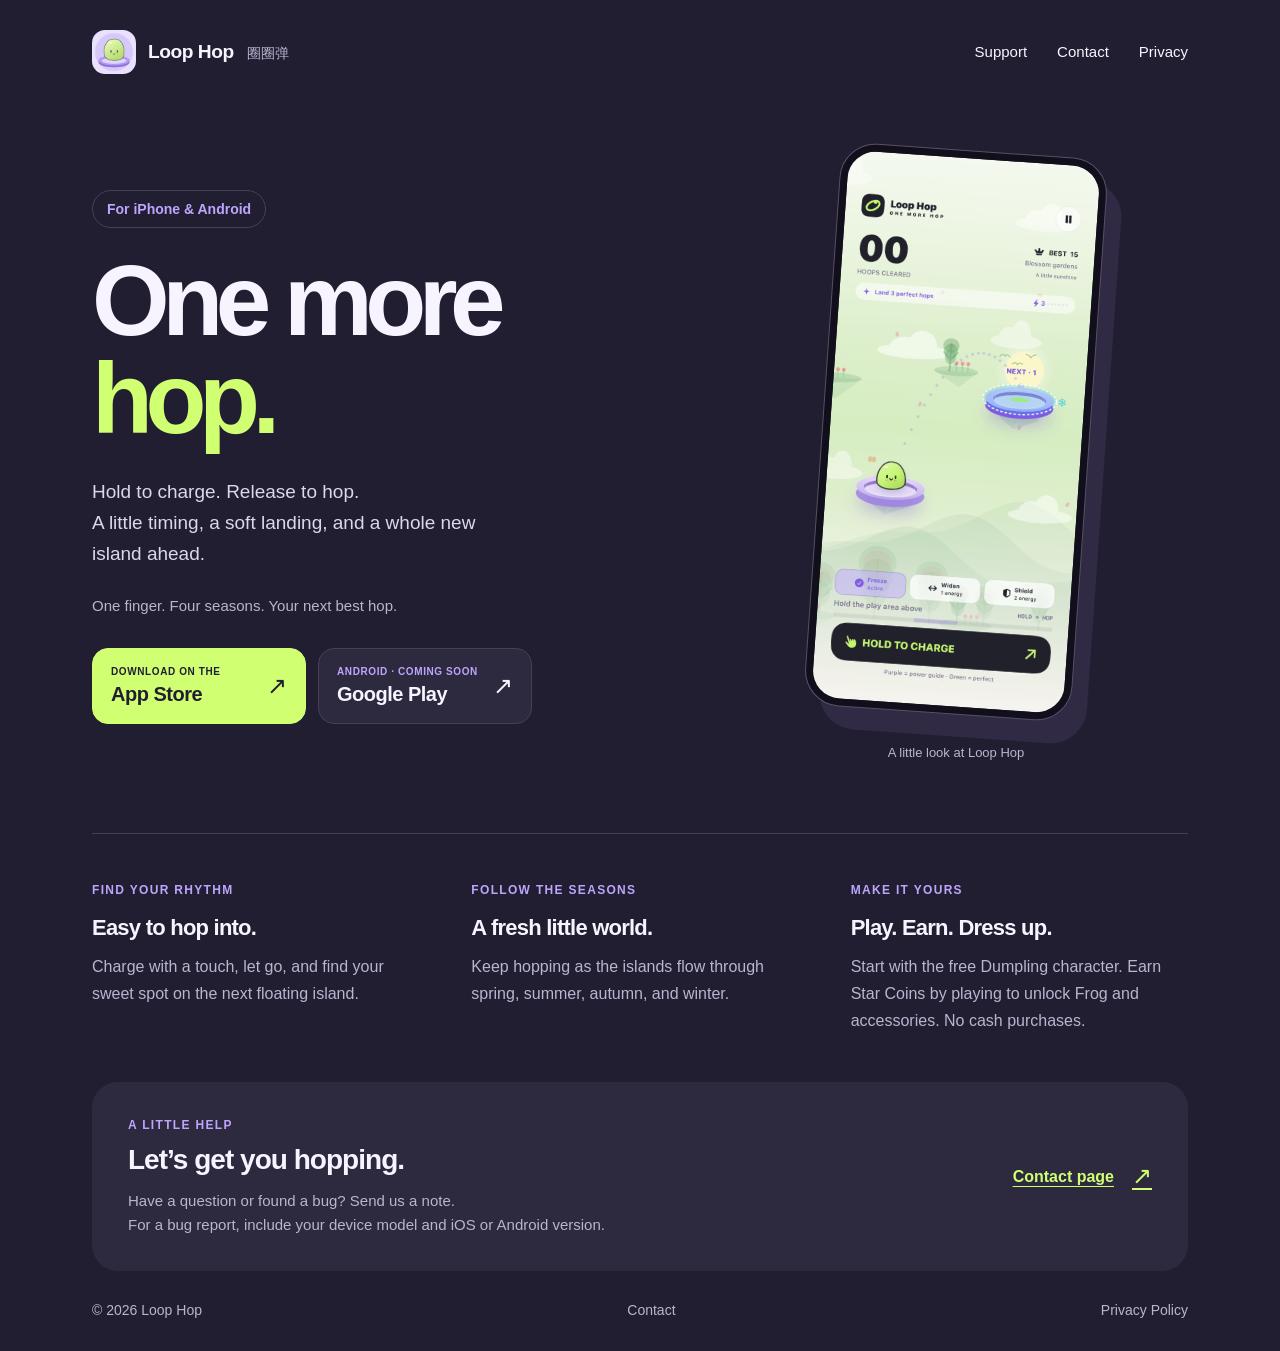
<file: index.html>
<!doctype html>
<html lang="en">
<head>
  <meta charset="utf-8">
  <meta name="viewport" content="width=device-width, initial-scale=1">
  <meta name="theme-color" content="#211e32">
  <meta name="description" content="Loop Hop is a one-finger hopping game for iPhone and Android. Hold to charge, release to hop, and explore floating islands through four seasons.">
  <link rel="canonical" href="https://loop-hop-com.vercel.app/">
  <title>Loop Hop — One more hop</title>
  <link rel="icon" type="image/png" href="assets/app-icon.png">
  <link rel="stylesheet" href="assets/style.css">
</head>
<body>
  <a class="skip-link" href="#main">Skip to content</a>
  <div class="site-shell">
    <header class="site-header">
      <a class="brand" href="./" aria-label="Loop Hop home">
        <img src="assets/app-icon.png" alt="" width="44" height="44">
        <span>Loop Hop <span class="brand-cn" lang="zh-Hans">圈圈弹</span></span>
      </a>
      <nav aria-label="Main navigation">
        <a href="#support">Support</a>
        <a href="contact/">Contact</a>
        <a href="privacy/">Privacy</a>
      </nav>
    </header>

    <main id="main">
      <section class="hero" aria-labelledby="hero-title">
        <div class="hero-copy">
          <p class="release-note">For iPhone &amp; Android</p>
          <h1 id="hero-title">One more<br><span>hop.</span></h1>
          <p class="hero-description">Hold to charge. Release to hop.<br>A little timing, a soft landing, and a whole new island ahead.</p>
          <p class="play-note">One finger. Four seasons. Your next best hop.</p>
          <div class="download-links" aria-label="Download Loop Hop">
            <a class="store-link store-link-primary" href="https://apps.apple.com/app/id6815862724" target="_blank" rel="noopener noreferrer" aria-label="Download Loop Hop on the App Store (opens in a new tab)">
              <span><span class="store-platform">DOWNLOAD ON THE</span><span class="store-name">App Store</span></span>
              <span class="store-arrow" aria-hidden="true">↗</span>
            </a>
            <a class="store-link" href="https://play.google.com/store/apps/details?id=com.loop.loophop" target="_blank" rel="noopener noreferrer" aria-label="Loop Hop on Google Play — Android coming soon (opens in a new tab)">
              <span><span class="store-platform">ANDROID · COMING SOON</span><span class="store-name">Google Play</span></span>
              <span class="store-arrow" aria-hidden="true">↗</span>
            </a>
          </div>
        </div>
        <figure class="game-preview">
          <div class="screen-wrap">
            <img class="game-screen" src="assets/gameplay.png" alt="Loop Hop gameplay: a smiling green character prepares to jump between floating islands in a spring garden." width="1320" height="2868" fetchpriority="high">
          </div>
          <figcaption>A little look at Loop Hop</figcaption>
        </figure>
      </section>

      <section class="game-details" aria-label="About the game">
        <div>
          <span class="detail-label">FIND YOUR RHYTHM</span>
          <h2>Easy to hop into.</h2>
          <p>Charge with a touch, let go, and find your sweet spot on the next floating island.</p>
        </div>
        <div>
          <span class="detail-label">FOLLOW THE SEASONS</span>
          <h2>A fresh little world.</h2>
          <p>Keep hopping as the islands flow through spring, summer, autumn, and winter.</p>
        </div>
        <div>
          <span class="detail-label">MAKE IT YOURS</span>
          <h2>Play. Earn. Dress up.</h2>
          <p>Start with the free Dumpling character. Earn Star Coins by playing to unlock Frog and accessories. No cash purchases.</p>
        </div>
      </section>

      <section class="support" id="support" aria-labelledby="support-title">
        <div>
          <p class="eyebrow">A LITTLE HELP</p>
          <h2 id="support-title">Let’s get you hopping.</h2>
          <p>Have a question or found a bug? Send us a note.<br>For a bug report, include your device model and iOS or Android version.</p>
        </div>
        <a class="email-link" href="contact/">Contact page<span class="email-arrow" aria-hidden="true">↗</span></a>
      </section>
    </main>

    <footer class="site-footer">
      <span>© 2026 Loop Hop</span>
      <a href="contact/">Contact</a>
      <a href="privacy/">Privacy Policy</a>
    </footer>
  </div>
</body>
</html>
</file>
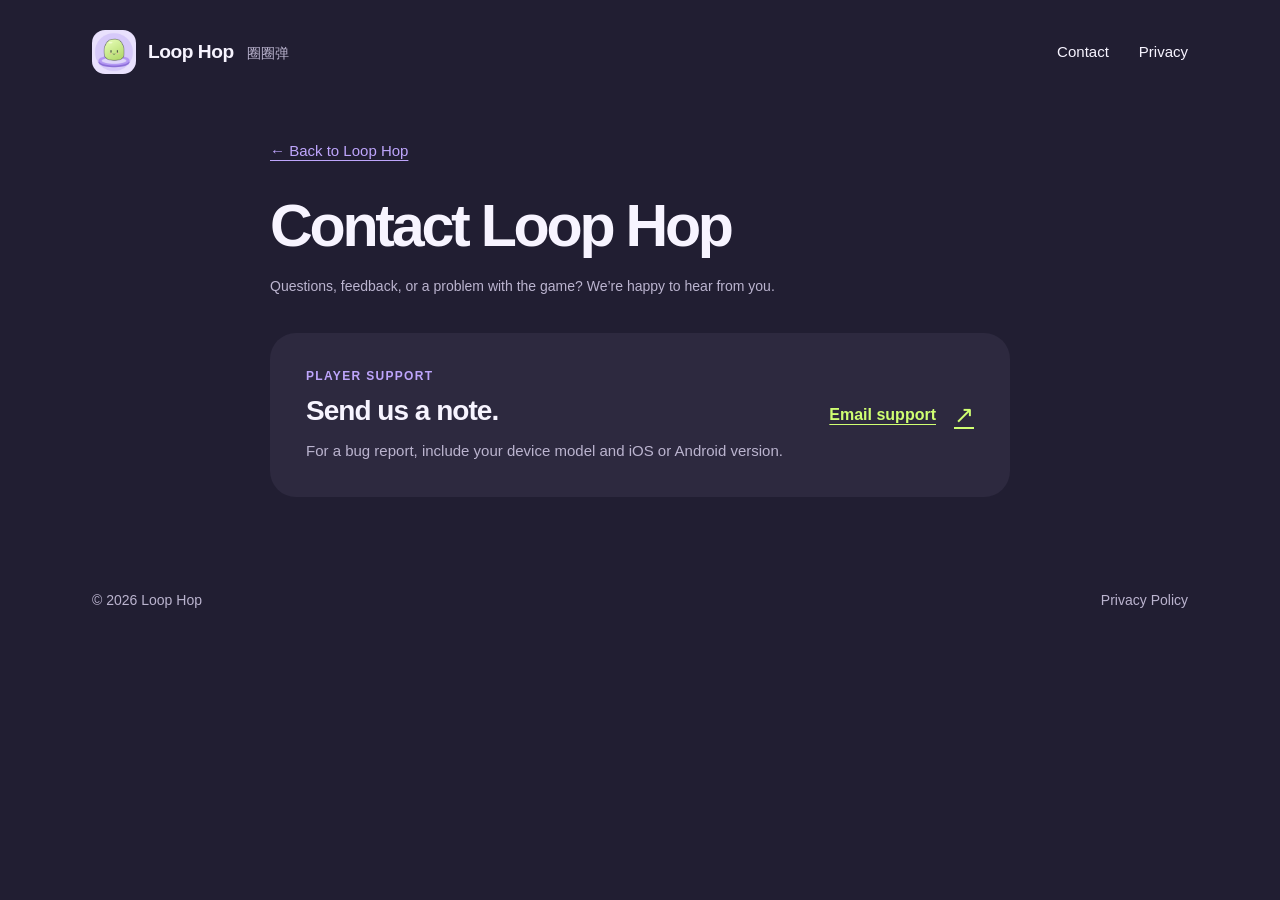
<file: contact/index.html>
<!doctype html>
<html lang="en">
<head>
  <meta charset="utf-8">
  <meta name="viewport" content="width=device-width, initial-scale=1">
  <meta name="theme-color" content="#211e32">
  <meta name="description" content="Contact the Loop Hop support team.">
  <link rel="canonical" href="https://loop-hop-com.vercel.app/contact/">
  <title>Contact — Loop Hop</title>
  <link rel="icon" type="image/png" href="../assets/app-icon.png">
  <link rel="stylesheet" href="../assets/style.css">
</head>
<body>
  <a class="skip-link" href="#main">Skip to content</a>
  <div class="site-shell">
    <header class="site-header">
      <a class="brand" href="../" aria-label="Loop Hop home">
        <img src="../assets/app-icon.png" alt="" width="44" height="44">
        <span>Loop Hop <span class="brand-cn" lang="zh-Hans">圈圈弹</span></span>
      </a>
      <nav aria-label="Main navigation">
        <a href="./" aria-current="page">Contact</a>
        <a href="../privacy/">Privacy</a>
      </nav>
    </header>
    <main class="policy contact-page" id="main">
      <a class="back-link" href="../">← Back to Loop Hop</a>
      <h1>Contact Loop Hop</h1>
      <p class="updated">Questions, feedback, or a problem with the game? We’re happy to hear from you.</p>
      <section class="support" aria-label="Email support">
        <div>
          <p class="eyebrow">PLAYER SUPPORT</p>
          <h2>Send us a note.</h2>
          <p>For a bug report, include your device model and iOS or Android version.</p>
        </div>
        <a class="email-link" href="mailto:zhangjj2007&#64;yahoo.com">Email support<span class="email-arrow" aria-hidden="true">↗</span></a>
      </section>
    </main>
    <footer class="site-footer">
      <span>© 2026 Loop Hop</span>
      <a href="../privacy/">Privacy Policy</a>
    </footer>
  </div>
</body>
</html>
</file>
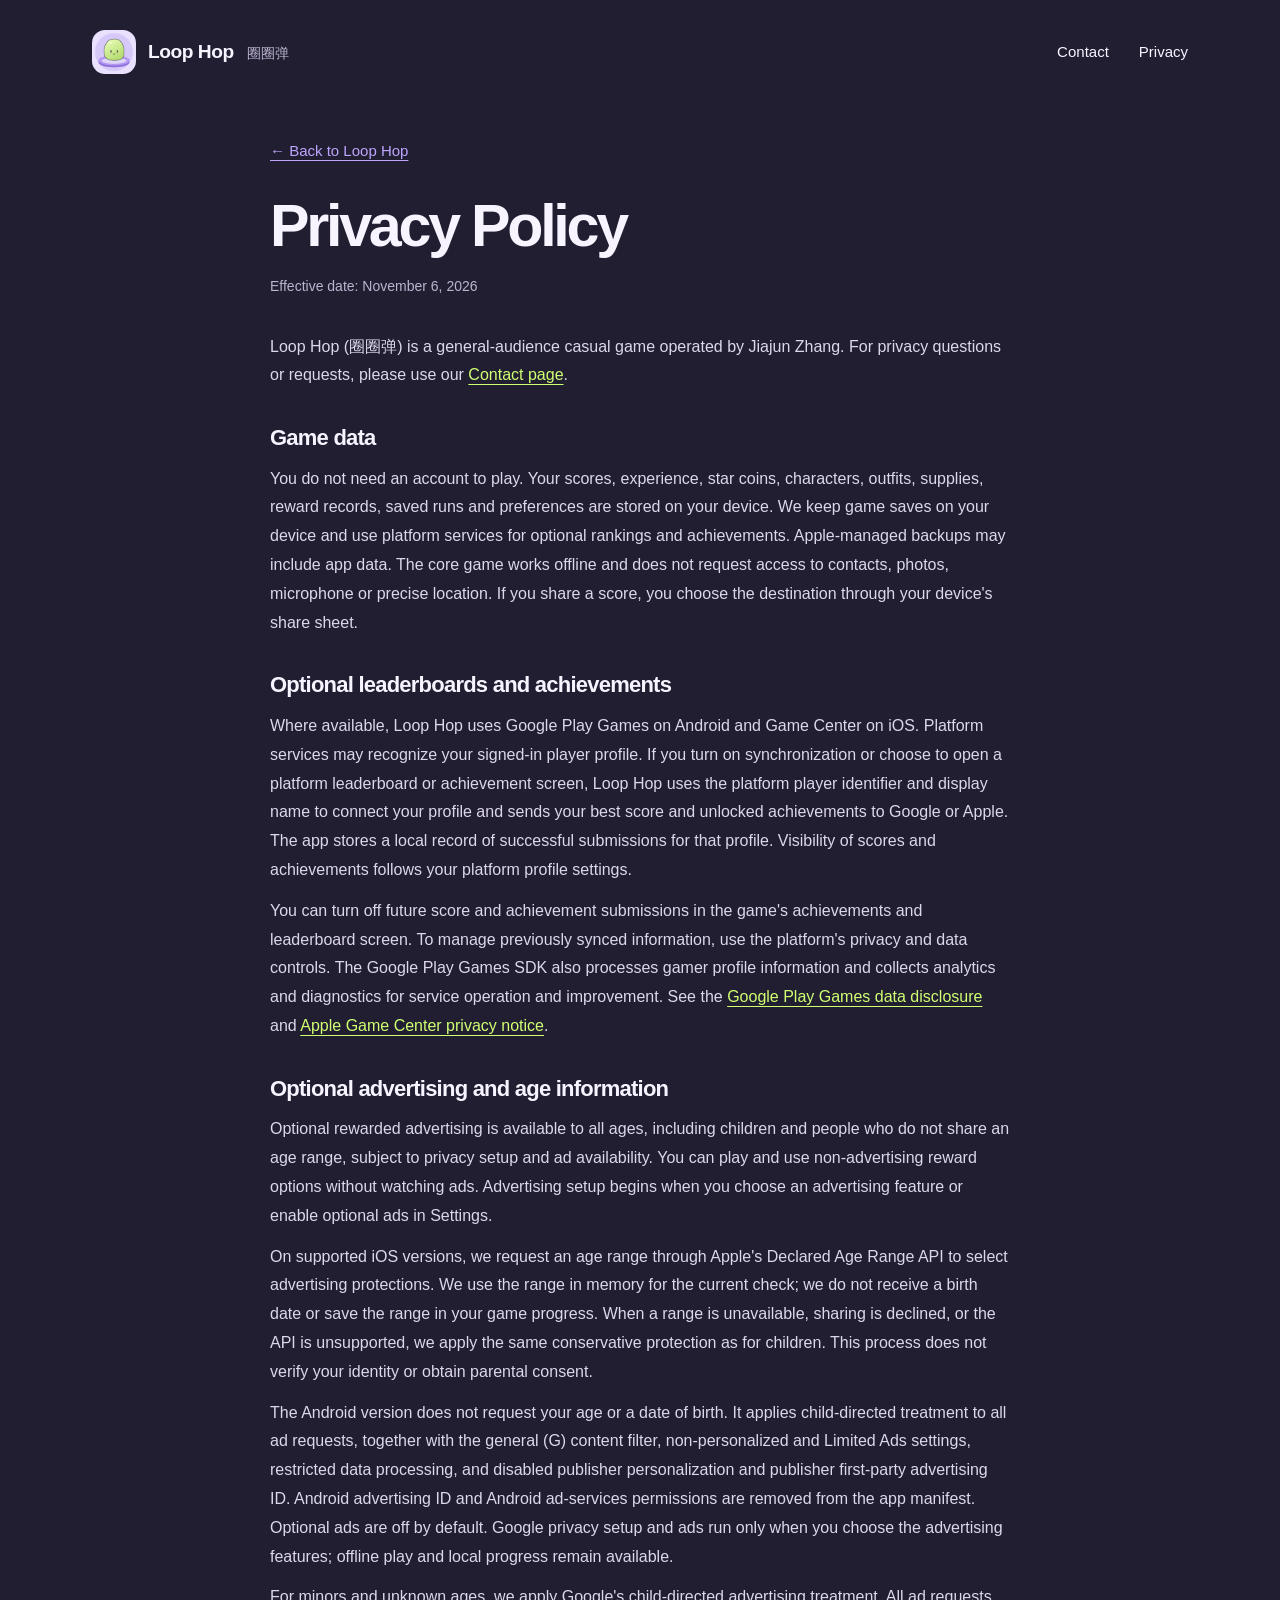
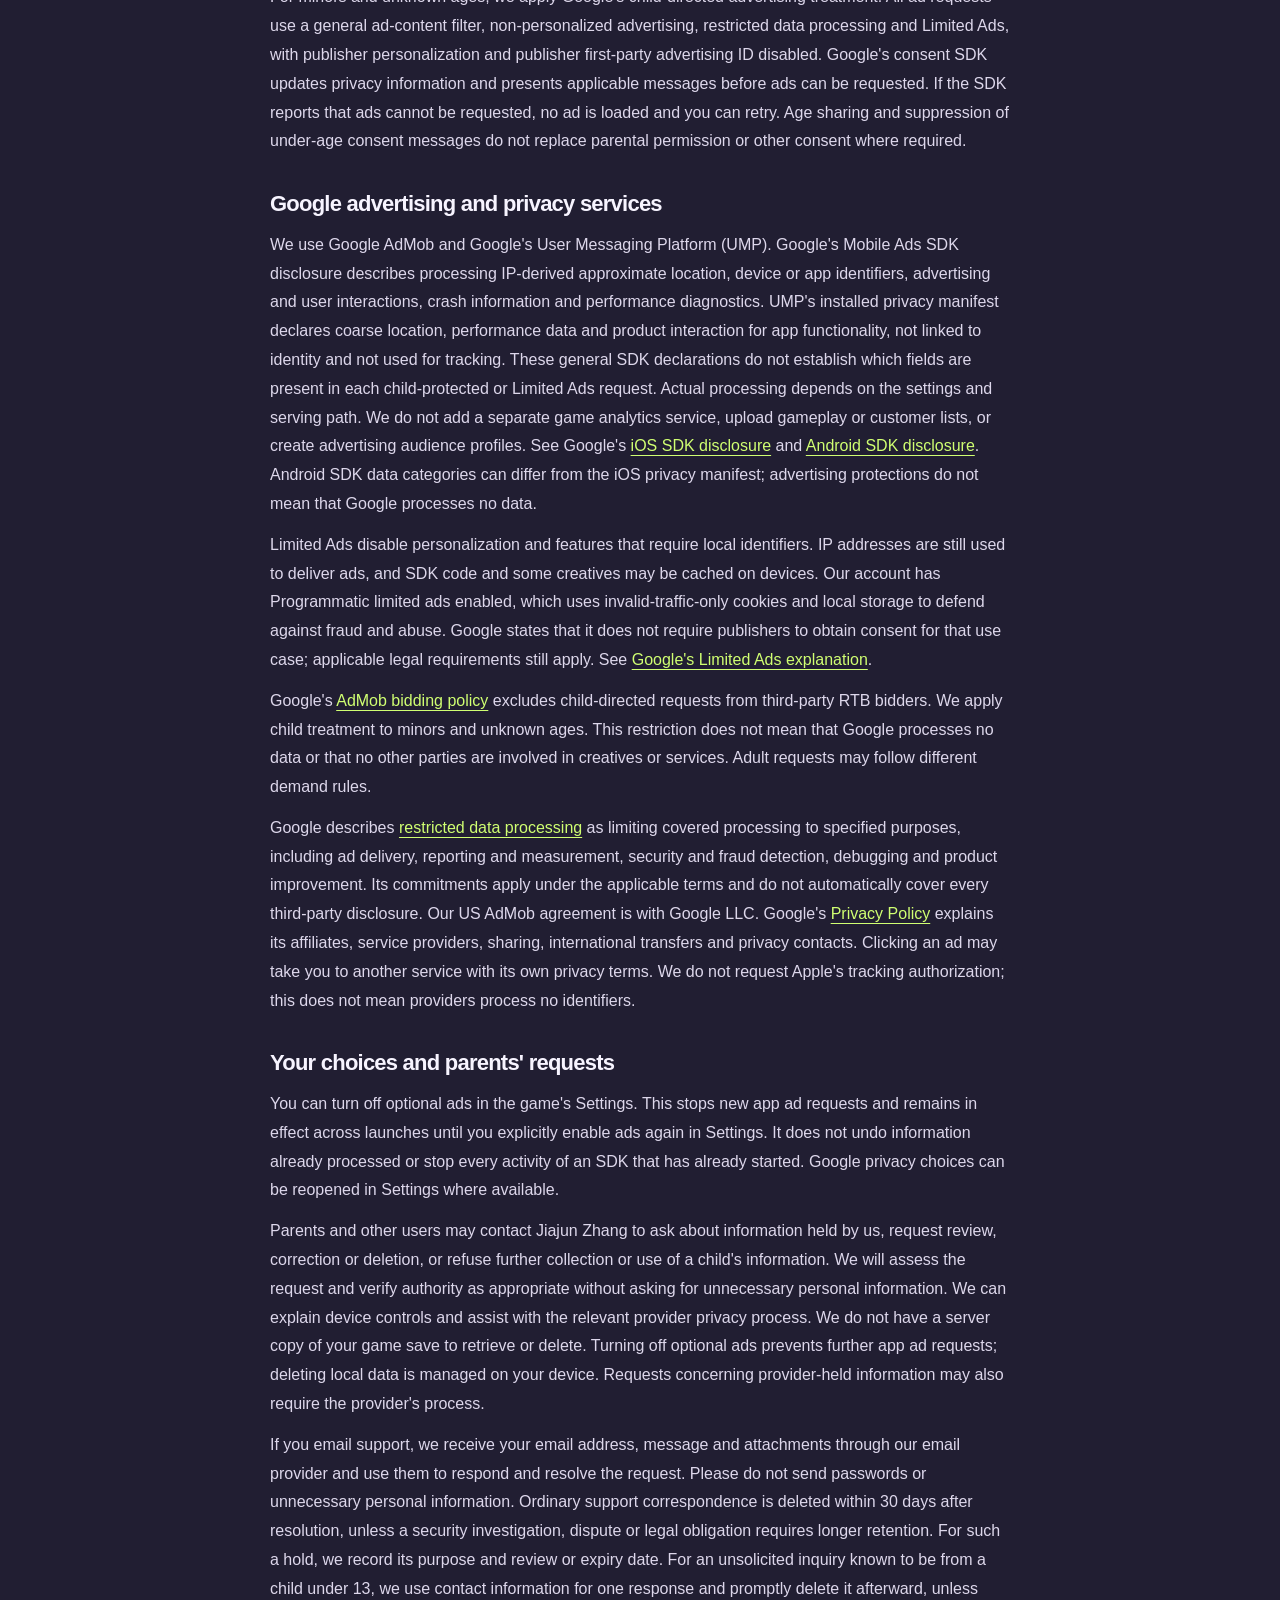
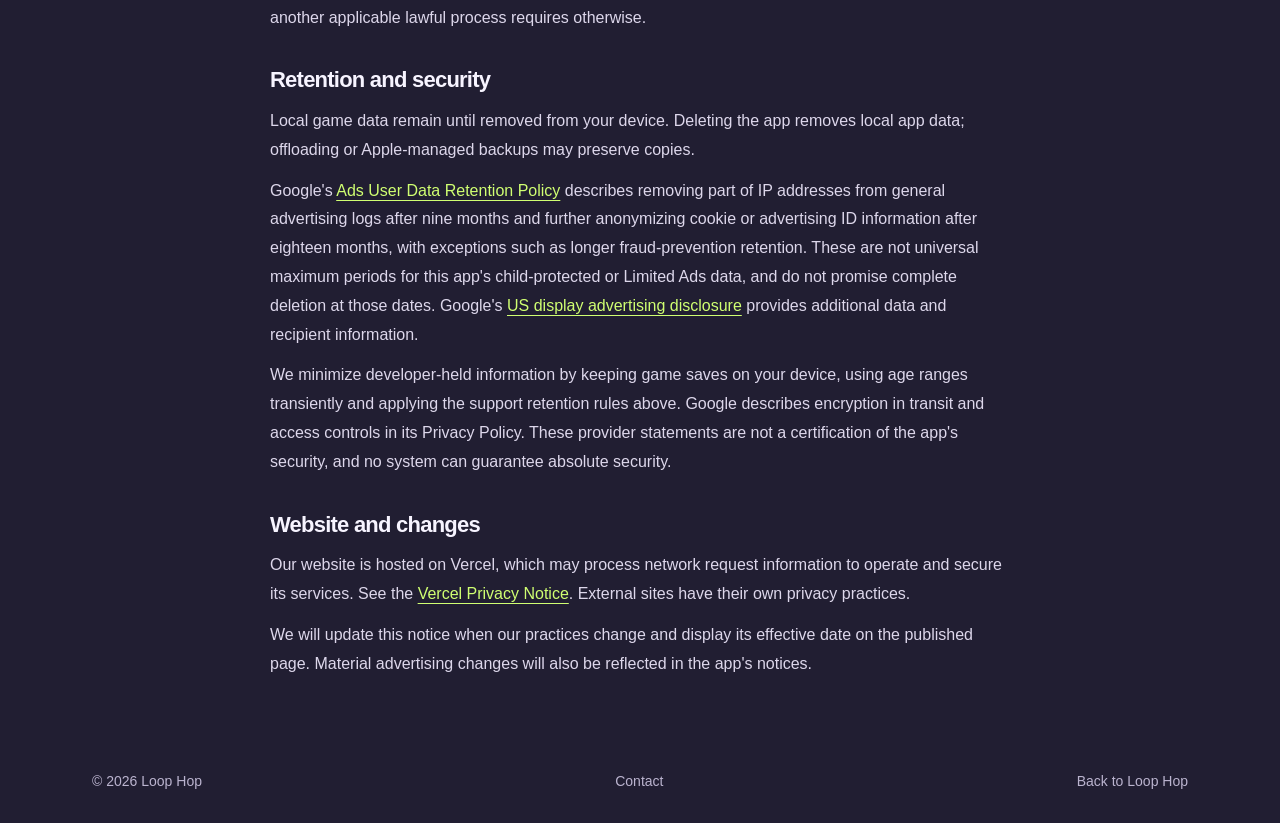
<file: privacy/index.html>
<!doctype html>
<html lang="en">
<head>
  <meta charset="utf-8">
  <meta name="viewport" content="width=device-width, initial-scale=1">
  <meta name="theme-color" content="#211e32">
  <meta name="description" content="Privacy Policy for the Loop Hop game.">
  <link rel="canonical" href="https://loop-hop-com.vercel.app/privacy/">
  <title>Privacy Policy — Loop Hop</title>
  <link rel="icon" type="image/png" href="../assets/app-icon.png">
  <link rel="stylesheet" href="../assets/style.css">
</head>
<body>
  <a class="skip-link" href="#main">Skip to content</a>
  <div class="site-shell">
    <header class="site-header">
      <a class="brand" href="../" aria-label="Loop Hop home">
        <img src="../assets/app-icon.png" alt="" width="44" height="44">
        <span>Loop Hop <span class="brand-cn" lang="zh-Hans">圈圈弹</span></span>
      </a>
      <nav aria-label="Main navigation">
        <a href="../contact/">Contact</a>
        <a href="./" aria-current="page">Privacy</a>
      </nav>
    </header>
    <main class="policy" id="main">
      <a class="back-link" href="../">← Back to Loop Hop</a>
      <h1>Privacy Policy</h1>
      <p class="updated">Effective date: November 6, 2026</p>
      <div class="policy-content">
        <p>Loop Hop (圈圈弹) is a general-audience casual game operated by Jiajun Zhang. For privacy questions or requests, please use our <a href="../contact/">Contact page</a>.</p>
        <h2>Game data</h2>
        <p>You do not need an account to play. Your scores, experience, star coins, characters, outfits, supplies, reward records, saved runs and preferences are stored on your device. We keep game saves on your device and use platform services for optional rankings and achievements. Apple-managed backups may include app data. The core game works offline and does not request access to contacts, photos, microphone or precise location. If you share a score, you choose the destination through your device&#x27;s share sheet.</p>
        <h2>Optional leaderboards and achievements</h2>
        <p>Where available, Loop Hop uses Google Play Games on Android and Game Center on iOS. Platform services may recognize your signed-in player profile. If you turn on synchronization or choose to open a platform leaderboard or achievement screen, Loop Hop uses the platform player identifier and display name to connect your profile and sends your best score and unlocked achievements to Google or Apple. The app stores a local record of successful submissions for that profile. Visibility of scores and achievements follows your platform profile settings.</p>
        <p>You can turn off future score and achievement submissions in the game's achievements and leaderboard screen. To manage previously synced information, use the platform's privacy and data controls. The Google Play Games SDK also processes gamer profile information and collects analytics and diagnostics for service operation and improvement. See the <a href="https://developer.android.com/games/pgs/data-collection">Google Play Games data disclosure</a> and <a href="https://www.apple.com/legal/privacy/data/en/game-center/">Apple Game Center privacy notice</a>.</p>
        <h2>Optional advertising and age information</h2>
        <p>Optional rewarded advertising is available to all ages, including children and people who do not share an age range, subject to privacy setup and ad availability. You can play and use non-advertising reward options without watching ads. Advertising setup begins when you choose an advertising feature or enable optional ads in Settings.</p>
        <p>On supported iOS versions, we request an age range through Apple&#x27;s Declared Age Range API to select advertising protections. We use the range in memory for the current check; we do not receive a birth date or save the range in your game progress. When a range is unavailable, sharing is declined, or the API is unsupported, we apply the same conservative protection as for children. This process does not verify your identity or obtain parental consent.</p>
        <p>The Android version does not request your age or a date of birth. It applies child-directed treatment to all ad requests, together with the general (G) content filter, non-personalized and Limited Ads settings, restricted data processing, and disabled publisher personalization and publisher first-party advertising ID. Android advertising ID and Android ad-services permissions are removed from the app manifest. Optional ads are off by default. Google privacy setup and ads run only when you choose the advertising features; offline play and local progress remain available.</p>
        <p>For minors and unknown ages, we apply Google&#x27;s child-directed advertising treatment. All ad requests use a general ad-content filter, non-personalized advertising, restricted data processing and Limited Ads, with publisher personalization and publisher first-party advertising ID disabled. Google&#x27;s consent SDK updates privacy information and presents applicable messages before ads can be requested. If the SDK reports that ads cannot be requested, no ad is loaded and you can retry. Age sharing and suppression of under-age consent messages do not replace parental permission or other consent where required.</p>
        <h2>Google advertising and privacy services</h2>
        <p>We use Google AdMob and Google&#x27;s User Messaging Platform (UMP). Google&#x27;s Mobile Ads SDK disclosure describes processing IP-derived approximate location, device or app identifiers, advertising and user interactions, crash information and performance diagnostics. UMP&#x27;s installed privacy manifest declares coarse location, performance data and product interaction for app functionality, not linked to identity and not used for tracking. These general SDK declarations do not establish which fields are present in each child-protected or Limited Ads request. Actual processing depends on the settings and serving path. We do not add a separate game analytics service, upload gameplay or customer lists, or create advertising audience profiles. See Google&#x27;s <a href="https://developers.google.com/admob/ios/privacy/data-disclosure">iOS SDK disclosure</a> and <a href="https://developers.google.com/admob/android/privacy/play-data-disclosure">Android SDK disclosure</a>. Android SDK data categories can differ from the iOS privacy manifest; advertising protections do not mean that Google processes no data.</p>
        <p>Limited Ads disable personalization and features that require local identifiers. IP addresses are still used to deliver ads, and SDK code and some creatives may be cached on devices. Our account has Programmatic limited ads enabled, which uses invalid-traffic-only cookies and local storage to defend against fraud and abuse. Google states that it does not require publishers to obtain consent for that use case; applicable legal requirements still apply. See <a href="https://support.google.com/admob/answer/10105530?hl=en">Google&#x27;s Limited Ads explanation</a>.</p>
        <p>Google&#x27;s <a href="https://support.google.com/admob/answer/10833943?hl=en">AdMob bidding policy</a> excludes child-directed requests from third-party RTB bidders. We apply child treatment to minors and unknown ages. This restriction does not mean that Google processes no data or that no other parties are involved in creatives or services. Adult requests may follow different demand rules.</p>
        <p>Google describes <a href="https://business.safety.google/rdp/">restricted data processing</a> as limiting covered processing to specified purposes, including ad delivery, reporting and measurement, security and fraud detection, debugging and product improvement. Its commitments apply under the applicable terms and do not automatically cover every third-party disclosure. Our US AdMob agreement is with Google LLC. Google&#x27;s <a href="https://policies.google.com/privacy">Privacy Policy</a> explains its affiliates, service providers, sharing, international transfers and privacy contacts. Clicking an ad may take you to another service with its own privacy terms. We do not request Apple&#x27;s tracking authorization; this does not mean providers process no identifiers.</p>
        <h2>Your choices and parents&#x27; requests</h2>
        <p>You can turn off optional ads in the game&#x27;s Settings. This stops new app ad requests and remains in effect across launches until you explicitly enable ads again in Settings. It does not undo information already processed or stop every activity of an SDK that has already started. Google privacy choices can be reopened in Settings where available.</p>
        <p>Parents and other users may contact Jiajun Zhang to ask about information held by us, request review, correction or deletion, or refuse further collection or use of a child&#x27;s information. We will assess the request and verify authority as appropriate without asking for unnecessary personal information. We can explain device controls and assist with the relevant provider privacy process. We do not have a server copy of your game save to retrieve or delete. Turning off optional ads prevents further app ad requests; deleting local data is managed on your device. Requests concerning provider-held information may also require the provider&#x27;s process.</p>
        <p>If you email support, we receive your email address, message and attachments through our email provider and use them to respond and resolve the request. Please do not send passwords or unnecessary personal information. Ordinary support correspondence is deleted within 30 days after resolution, unless a security investigation, dispute or legal obligation requires longer retention. For such a hold, we record its purpose and review or expiry date. For an unsolicited inquiry known to be from a child under 13, we use contact information for one response and promptly delete it afterward, unless another applicable lawful process requires otherwise.</p>
        <h2>Retention and security</h2>
        <p>Local game data remain until removed from your device. Deleting the app removes local app data; offloading or Apple-managed backups may preserve copies.</p>
        <p>Google&#x27;s <a href="https://business.safety.google/adsretention/">Ads User Data Retention Policy</a> describes removing part of IP addresses from general advertising logs after nine months and further anonymizing cookie or advertising ID information after eighteen months, with exceptions such as longer fraud-prevention retention. These are not universal maximum periods for this app&#x27;s child-protected or Limited Ads data, and do not promise complete deletion at those dates. Google&#x27;s <a href="https://business.safety.google/privacy/display-advertising/">US display advertising disclosure</a> provides additional data and recipient information.</p>
        <p>We minimize developer-held information by keeping game saves on your device, using age ranges transiently and applying the support retention rules above. Google describes encryption in transit and access controls in its Privacy Policy. These provider statements are not a certification of the app&#x27;s security, and no system can guarantee absolute security.</p>
        <h2>Website and changes</h2>
        <p>Our website is hosted on Vercel, which may process network request information to operate and secure its services. See the <a href="https://vercel.com/legal/privacy-notice">Vercel Privacy Notice</a>. External sites have their own privacy practices.</p>
        <p>We will update this notice when our practices change and display its effective date on the published page. Material advertising changes will also be reflected in the app&#x27;s notices.</p>
      </div>
    </main>
    <footer class="site-footer">
      <span>© 2026 Loop Hop</span>
      <a href="../contact/">Contact</a>
      <a href="../">Back to Loop Hop</a>
    </footer>
  </div>
</body>
</html>
</file>
<file: assets/style.css>
:root {
  color-scheme: dark;
  --background: #211e32;
  --surface: #2d293f;
  --text: #f7f4ff;
  --muted: #bbb4cf;
  --lime: #d0ff72;
  --line: #454055;
  --purple: #bea5fc;
  font-family: -apple-system, BlinkMacSystemFont, "Segoe UI", sans-serif;
  font-synthesis: none;
  text-rendering: optimizeLegibility;
}
* { box-sizing: border-box; }
html { scroll-behavior: smooth; }
body { margin: 0; background: var(--background); color: var(--text); font-size: 1rem; line-height: 1.6; }
a { color: inherit; text-underline-offset: .24em; }
a:hover { color: var(--lime); }
a:focus-visible { outline: 3px solid var(--lime); outline-offset: 6px; border-radius: 4px; }
img { max-width: 100%; display: block; }
.site-shell { max-width: 1192px; padding: 0 48px; margin-inline: auto; }
.skip-link { position: absolute; left: 24px; top: -100px; background: var(--lime); color: var(--background); padding: 12px 20px; z-index: 10; border-radius: 12px; }
.skip-link:focus { top: 12px; color: var(--background); }
.site-header { display: flex; flex-wrap: wrap; justify-content: space-between; align-items: center; gap: 24px; padding: 30px 0; }
.brand { display: flex; align-items: center; gap: 12px; text-decoration: none; font-size: 1.2rem; font-weight: 750; letter-spacing: -.025em; }
.brand img { border-radius: 13px; }
.brand-cn { margin-left: 8px; font-size: .875rem; font-weight: 500; color: var(--muted); letter-spacing: 0; }
nav { display: flex; gap: 30px; font-size: .9375rem; }
nav a { text-decoration: none; }
.hero { display: grid; grid-template-columns: 1.2fr .8fr; align-items: center; gap: 72px; padding: 46px 34px 70px 0; }
.release-note { display: inline-block; margin: 0 0 24px; padding: 7px 14px; border: 1px solid var(--line); border-radius: 100px; font-size: .875rem; font-weight: 550; color: var(--purple); }
h1 { margin: 0; font-size: clamp(4.2rem, 7.8vw, 6.5rem); line-height: .98; font-weight: 850; letter-spacing: -.075em; }
h1 span { color: var(--lime); }
.hero-description { max-width: 420px; margin: 28px 0 0; font-size: 1.1875rem; line-height: 1.65; color: #ddd7eb; }
.play-note { color: var(--muted); font-size: .9375rem; margin: 24px 0 0; }
.download-links { display: flex; flex-wrap: wrap; gap: 12px; max-width: 440px; margin-top: 30px; }
.store-link { display: flex; flex: 1 1 185px; justify-content: space-between; align-items: center; gap: 14px; min-width: 0; min-height: 76px; padding: 14px 18px; border: 1px solid var(--line); border-radius: 16px; background: var(--surface); color: var(--text); text-align: left; text-decoration: none; }
.store-link:hover { border-color: var(--purple); color: var(--text); background: #38314d; }
.store-link-primary { background: var(--lime); border-color: var(--lime); color: var(--background); }
.store-link-primary:hover { background: #ddff9b; border-color: #ddff9b; color: var(--background); }
.store-platform { display: block; font-size: .625rem; font-weight: 700; letter-spacing: .06em; line-height: 1.4; }
.store-link:not(.store-link-primary) .store-platform { color: var(--purple); }
.store-name { display: block; margin-top: 3px; font-size: 1.25rem; font-weight: 750; line-height: 1.2; letter-spacing: -.025em; }
.store-arrow { flex: 0 0 auto; font-size: 1.5rem; }
.game-preview { margin: 0; justify-self: center; width: 268px; max-width: 100%; }
.screen-wrap { padding: 7px; background: #110f1c; border: 1px solid #575065; border-radius: 36px; box-shadow: 16px 22px 0 #302a45; transform: rotate(4deg); }
.game-screen { width: 100%; height: auto; border-radius: 28px; }
figcaption { color: var(--muted); text-align: center; margin-top: 29px; font-size: .8125rem; }
.game-details { border-top: 1px solid var(--line); display: grid; grid-template-columns: repeat(3, 1fr); gap: 42px; padding: 42px 0 48px; }
.detail-label, .eyebrow { font-size: .75rem; font-weight: 700; letter-spacing: .11em; color: var(--purple); }
h2 { font-size: 1.375rem; letter-spacing: -.035em; line-height: 1.3; }
.game-details h2 { margin: 12px 0 10px; }
.game-details p { color: var(--muted); margin: 0; line-height: 1.7; }
.support { display: flex; align-items: center; justify-content: space-between; gap: 32px; background: var(--surface); padding: 34px 36px; border-radius: 26px; scroll-margin-top: 24px; }
.support .eyebrow { margin: 0 0 7px; }
.support h2 { margin: 0 0 10px; font-size: 1.75rem; }
.support p:not(.eyebrow) { color: var(--muted); margin: 0; font-size: .9375rem; }
.email-link { display: inline-flex; align-items: center; gap: 18px; min-width: 0; max-width: 100%; color: var(--lime); font-size: 1rem; font-weight: 600; }
.email-address { min-width: 0; overflow-wrap: anywhere; }
.email-arrow { flex: 0 0 auto; text-decoration: none; font-size: 1.5rem; }
.site-footer { display: flex; align-items: center; justify-content: space-between; padding: 28px 0 30px; font-size: .875rem; color: var(--muted); }
.site-footer a { text-decoration: none; }
.policy { max-width: 740px; margin: 34px auto 64px; }
.back-link { display: inline-block; color: var(--purple); font-size: .9375rem; margin-bottom: 30px; }
.policy h1 { font-size: clamp(2.4rem, 6vw, 3.7rem); line-height: 1.1; letter-spacing: -.055em; }
.policy .updated { margin: 17px 0 35px; color: var(--muted); font-size: .875rem; }
.policy-content h2 { font-size: 1.375rem; margin: 34px 0 12px; }
.policy-content p, .policy-content li { color: #ddd7eb; line-height: 1.8; }
.policy-content p { margin: 12px 0; }
.policy-content ul { padding-left: 24px; }
.policy-content li { padding-left: 4px; margin: 7px 0; }
.policy-content a { color: var(--lime); overflow-wrap: anywhere; }
@media (max-width: 900px) {
  .site-shell { padding-inline: 32px; }
  .hero { gap: 44px; padding-right: 20px; }
  .game-preview { width: 235px; }
  .game-details { gap: 25px; }
  .support { align-items: flex-start; flex-direction: column; gap: 22px; }
}
@media (max-width: 640px) {
  .site-shell { padding-inline: 24px; }
  .site-header { padding: 22px 0; gap: 16px; }
  .brand { font-size: 1.0625rem; gap: 10px; }
  .brand img { width: 38px; height: 38px; border-radius: 11px; }
  .brand-cn { display: none; }
  nav { gap: 18px; font-size: .875rem; }
  .hero { grid-template-columns: 1fr; gap: 42px; padding: 30px 0 48px; }
  .hero-copy { text-align: center; }
  .release-note { margin-bottom: 22px; }
  h1 { font-size: clamp(2.5rem, 17vw, 6rem); }
  .hero-description { margin: 25px auto 0; max-width: 370px; font-size: 1.0625rem; }
  .play-note { margin-top: 20px; font-size: .875rem; }
  .download-links { margin: 26px auto 0; }
  .game-preview { width: 235px; }
  .screen-wrap { transform: rotate(3deg); box-shadow: 10px 15px 0 #302a45; }
  figcaption { margin-top: 25px; }
  .game-details { grid-template-columns: 1fr; gap: 28px; padding: 34px 0; }
  .game-details h2 { margin-top: 9px; }
  .game-details p { max-width: 450px; }
  .support { padding: 27px 24px; border-radius: 22px; }
  .support h2 { font-size: 1.55rem; }
  .email-link { font-size: .9375rem; gap: 12px; overflow-wrap: anywhere; }
  .policy { margin-top: 25px; margin-bottom: 40px; }
  .policy-content h2 { margin-top: 29px; }
}
@media (prefers-reduced-motion: reduce) { html { scroll-behavior: auto; } }
</file>
